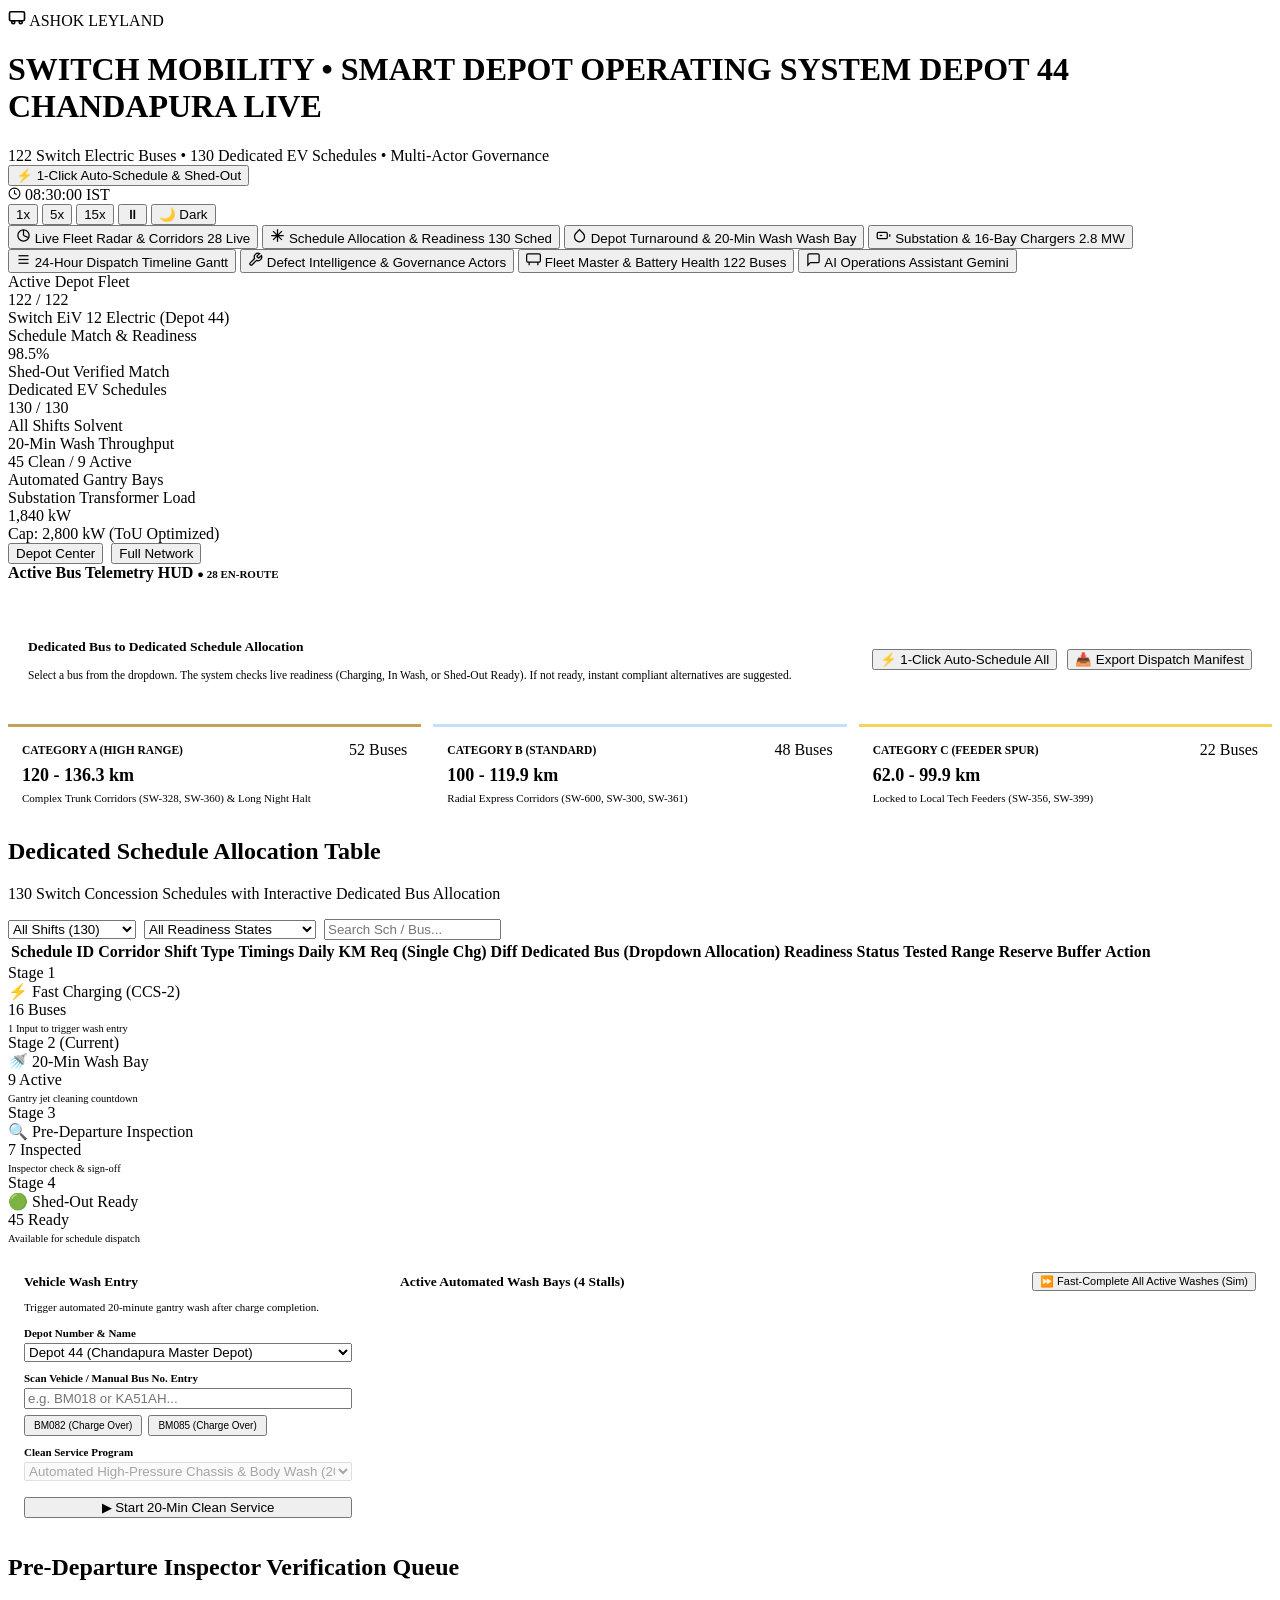
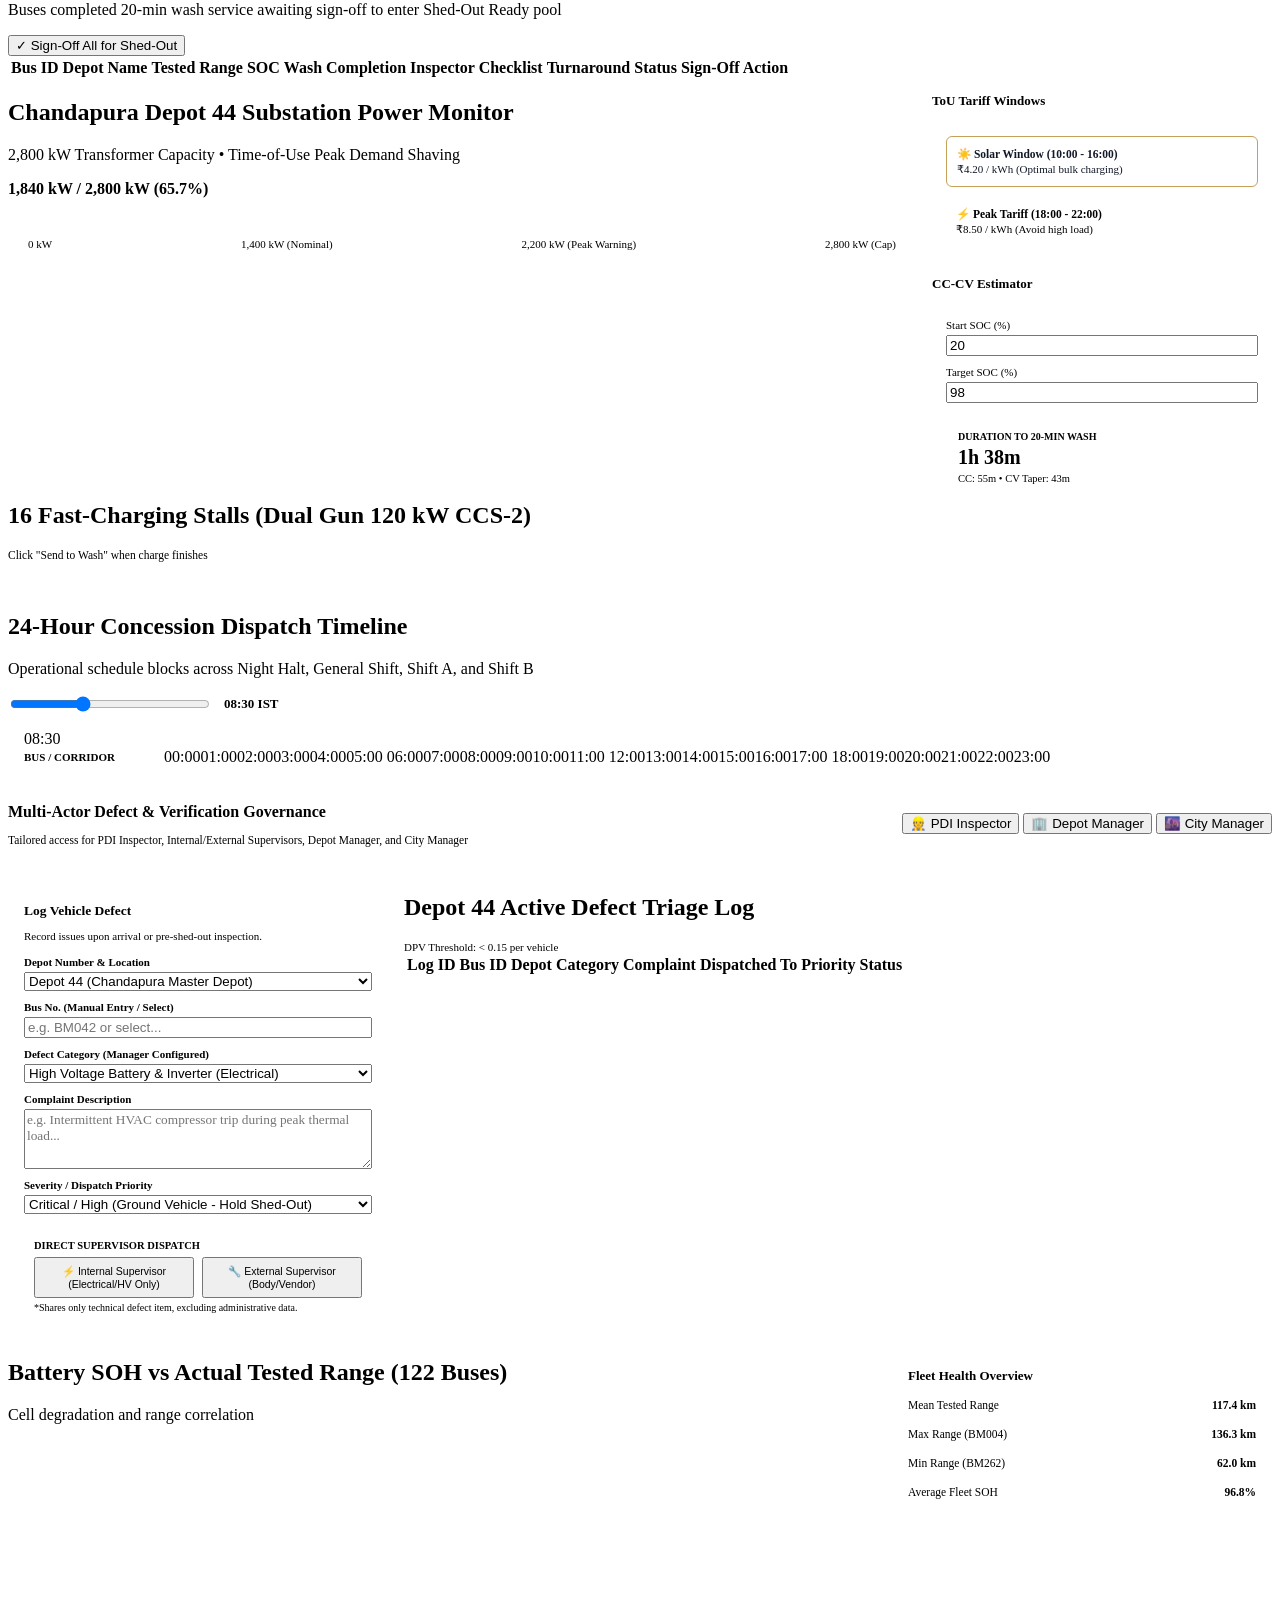
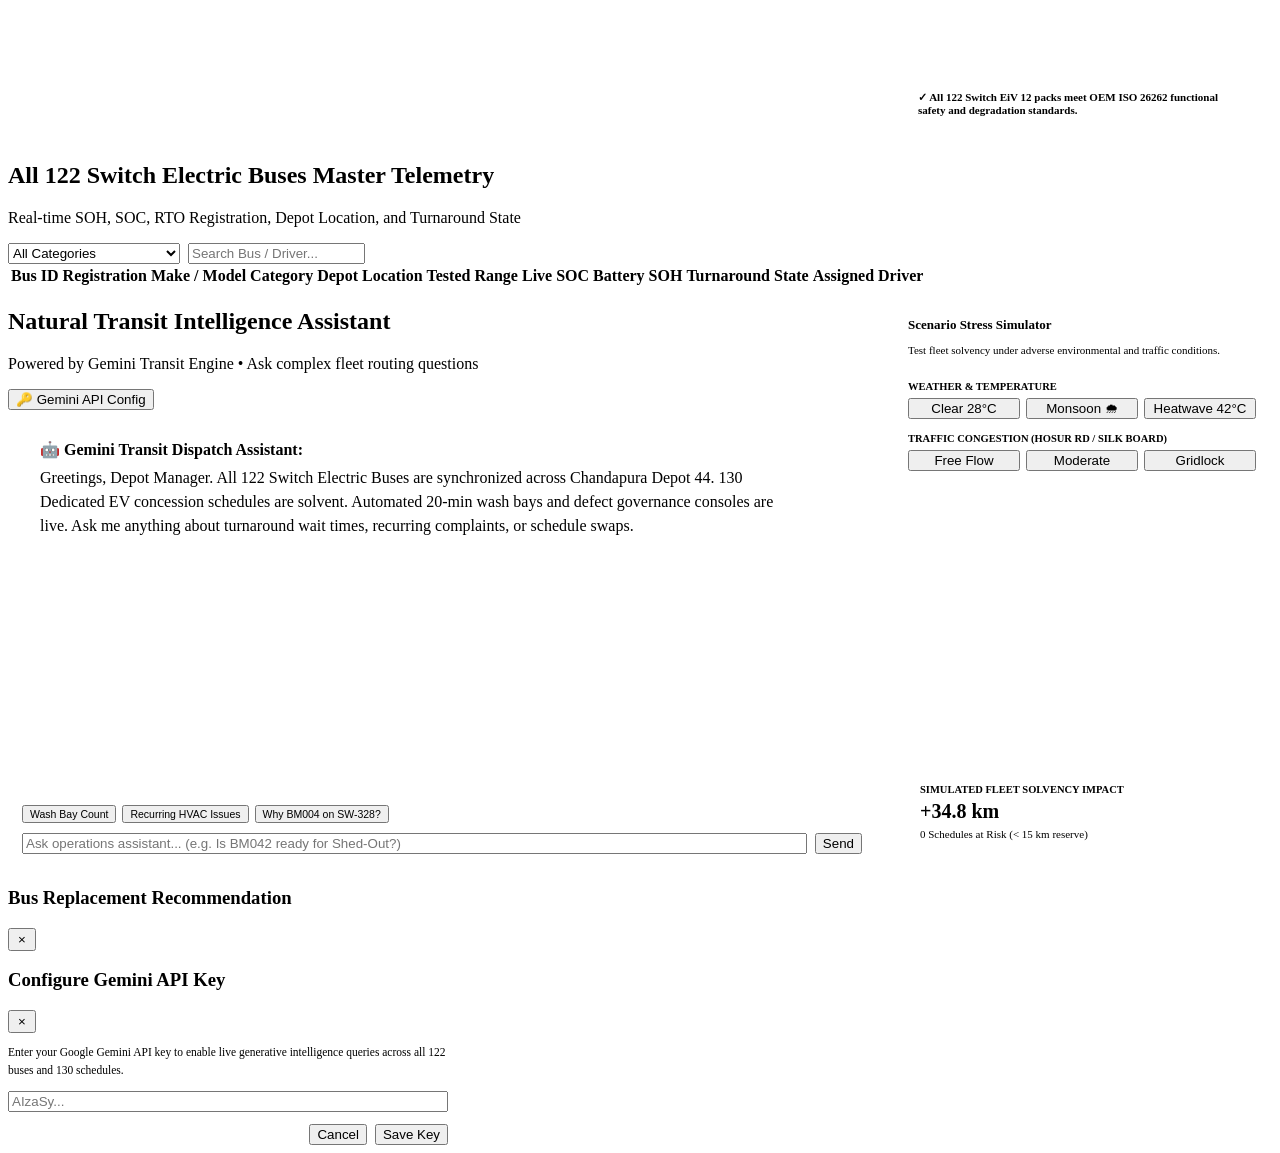
<file: src/index_body.html>
<body>

<!-- Header Navigation -->
<header class="top-navbar">
  <div class="brand-group">
    <div class="brand-logo-badge">
      <svg width="18" height="18" viewBox="0 0 24 24" fill="none" stroke="currentColor" stroke-width="2.2">
        <rect x="2" y="5" width="20" height="12" rx="2"/>
        <circle cx="7" cy="19" r="2"/>
        <circle cx="17" cy="19" r="2"/>
      </svg>
      <span>ASHOK LEYLAND</span>
    </div>
    <div class="brand-text">
      <h1>
        SWITCH MOBILITY • SMART DEPOT OPERATING SYSTEM
        <span class="depot-status-pill">
          <span class="pulse-dot"></span>
          DEPOT 44 CHANDAPURA LIVE
        </span>
      </h1>
      <div class="depot-tag">122 Switch Electric Buses • 130 Dedicated EV Schedules • Multi-Actor Governance</div>
    </div>
  </div>

  <div class="nav-controls">
    <button class="btn-primary" onclick="solveAllSchedulesGlobal()" style="box-shadow:var(--shadow-xs);">
      ⚡ 1-Click Auto-Schedule & Shed-Out
    </button>
    <div class="sim-clock" id="simClockDisplay">
      <svg width="13" height="13" viewBox="0 0 24 24" fill="none" stroke="currentColor" stroke-width="2">
        <circle cx="12" cy="12" r="10"/><polyline points="12 6 12 12 16 14"/>
      </svg>
      <span id="simTimeText">08:30:00 IST</span>
    </div>
    <button class="sim-speed-btn active" onclick="setSimSpeed(1, this)">1x</button>
    <button class="sim-speed-btn" onclick="setSimSpeed(5, this)">5x</button>
    <button class="sim-speed-btn" onclick="setSimSpeed(15, this)">15x</button>
    <button class="sim-speed-btn" id="pauseBtn" onclick="toggleSimPause()">⏸</button>
    <button class="theme-toggle-btn" id="themeToggleBtn" onclick="toggleTheme()">🌙 Dark</button>
  </div>
</header>

<!-- Sub Navigation Tabs -->
<nav class="sub-nav">
  <button class="nav-tab-btn active" onclick="switchTab('tab-radar', this)">
    <svg width="15" height="15" viewBox="0 0 24 24" fill="none" stroke="currentColor" stroke-width="2"><circle cx="12" cy="12" r="9"/><line x1="12" y1="3" x2="12" y2="12"/><line x1="12" y1="12" x2="19" y2="15"/></svg>
    Live Fleet Radar & Corridors
    <span class="nav-tab-badge">28 Live</span>
  </button>
  <button class="nav-tab-btn" onclick="switchTab('tab-solver', this)">
    <svg width="15" height="15" viewBox="0 0 24 24" fill="none" stroke="currentColor" stroke-width="2"><path d="M12 2v20M2 12h20M4.93 4.93l14.14 14.14M4.93 19.07l14.14-14.14"/></svg>
    Schedule Allocation & Readiness
    <span class="nav-tab-badge">130 Sched</span>
  </button>
  <button class="nav-tab-btn" onclick="switchTab('tab-wash', this)">
    <svg width="15" height="15" viewBox="0 0 24 24" fill="none" stroke="currentColor" stroke-width="2"><path d="M12 2.69l5.66 5.66a8 8 0 1 1-11.31 0z"/></svg>
    Depot Turnaround & 20-Min Wash
    <span class="nav-tab-badge">Wash Bay</span>
  </button>
  <button class="nav-tab-btn" onclick="switchTab('tab-chargers', this)">
    <svg width="15" height="15" viewBox="0 0 24 24" fill="none" stroke="currentColor" stroke-width="2"><rect x="2" y="7" width="16" height="10" rx="2"/><line x1="22" y1="10" x2="22" y2="14"/><line x1="6" y1="12" x2="10" y2="12"/></svg>
    Substation & 16-Bay Chargers
    <span class="nav-tab-badge">2.8 MW</span>
  </button>
  <button class="nav-tab-btn" onclick="switchTab('tab-timeline', this)">
    <svg width="15" height="15" viewBox="0 0 24 24" fill="none" stroke="currentColor" stroke-width="2"><line x1="4" y1="6" x2="20" y2="6"/><line x1="4" y1="12" x2="20" y2="12"/><line x1="4" y1="18" x2="20" y2="18"/></svg>
    24-Hour Dispatch Timeline
    <span class="nav-tab-badge">Gantt</span>
  </button>
  <button class="nav-tab-btn" onclick="switchTab('tab-defects', this)">
    <svg width="15" height="15" viewBox="0 0 24 24" fill="none" stroke="currentColor" stroke-width="2"><path d="M14.7 6.3a1 1 0 0 0 0 1.4l1.6 1.6a1 1 0 0 0 1.4 0l3.77-3.77a6 6 0 0 1-7.94 7.94l-6.91 6.91a2.12 2.12 0 0 1-3-3l6.91-6.91a6 6 0 0 1 7.94-7.94l-3.76 3.76z"/></svg>
    Defect Intelligence & Governance
    <span class="nav-tab-badge">Actors</span>
  </button>
  <button class="nav-tab-btn" onclick="switchTab('tab-fleet', this)">
    <svg width="15" height="15" viewBox="0 0 24 24" fill="none" stroke="currentColor" stroke-width="2"><rect x="1" y="3" width="22" height="13" rx="2"/><path d="M5 21v-5"/><path d="M19 21v-5"/></svg>
    Fleet Master & Battery Health
    <span class="nav-tab-badge">122 Buses</span>
  </button>
  <button class="nav-tab-btn" onclick="switchTab('tab-assistant', this)">
    <svg width="15" height="15" viewBox="0 0 24 24" fill="none" stroke="currentColor" stroke-width="2"><path d="M21 15a2 2 0 0 1-2 2H7l-4 4V5a2 2 0 0 1 2-2h14a2 2 0 0 1 2 2z"/></svg>
    AI Operations Assistant
    <span class="nav-tab-badge">Gemini</span>
  </button>
</nav>

<!-- Main App Body -->
<main class="app-content">

  <!-- KPI Metrics Ribbon -->
  <section class="kpi-strip">
    <div class="kpi-card dark">
      <div class="kpi-header">Active Depot Fleet</div>
      <div class="kpi-value" id="kpiFleetActive">122 / 122</div>
      <div class="kpi-subtext">Switch EiV 12 Electric (Depot 44)</div>
    </div>
    <div class="kpi-card gold">
      <div class="kpi-header">Schedule Match & Readiness</div>
      <div class="kpi-value" id="kpiMatchRate">98.5%</div>
      <div class="kpi-subtext">Shed-Out Verified Match</div>
    </div>
    <div class="kpi-card blue">
      <div class="kpi-header">Dedicated EV Schedules</div>
      <div class="kpi-value" id="kpiCoverage">130 / 130</div>
      <div class="kpi-subtext">All Shifts Solvent</div>
    </div>
    <div class="kpi-card amber">
      <div class="kpi-header">20-Min Wash Throughput</div>
      <div class="kpi-value" id="kpiWashCount">45 Clean / 9 Active</div>
      <div class="kpi-subtext">Automated Gantry Bays</div>
    </div>
    <div class="kpi-card dark">
      <div class="kpi-header">Substation Transformer Load</div>
      <div class="kpi-value" id="kpiPower">1,840 kW</div>
      <div class="kpi-subtext">Cap: 2,800 kW (ToU Optimized)</div>
    </div>
  </section>

  <!-- TAB 1: LIVE FLEET RADAR & DISPATCH -->
  <div id="tab-radar" class="tab-pane active">
    <div class="radar-layout">
      
      <div class="map-container-wrap">
        <div class="map-toolbar">
          <div style="display:flex; gap:6px; flex-wrap:wrap;" id="routeChipsContainer">
            <!-- Populated via JS -->
          </div>
          <div style="display:flex; gap:8px;">
            <button class="btn-secondary" onclick="fitDepotBounds()">Depot Center</button>
            <button class="btn-secondary" onclick="fitAllRoutesBounds()">Full Network</button>
          </div>
        </div>
        <div id="leafletMap"></div>
      </div>

      <!-- Live Bus Telemetry HUD -->
      <aside class="radar-sidebar">
        <div class="panel-header-bar" style="border-radius:12px 12px 0 0;">
          <span style="font-weight:800; color:var(--text-bright);">Active Bus Telemetry HUD</span>
          <span style="font-size:11px; font-weight:700; color:var(--brand-primary);">● 28 EN-ROUTE</span>
        </div>
        <div style="padding:14px; overflow-y:auto; flex:1;" id="radarSidebarContent">
          <!-- Populated via JS -->
        </div>
      </aside>

    </div>
  </div>

  <!-- TAB 2: SCHEDULE ALLOCATION & READINESS ENGINE -->
  <div id="tab-solver" class="tab-pane">
    <div class="panel-box" style="padding:16px 20px; background:var(--bg-card-subtle); border-left:4px solid var(--brand-primary); margin-bottom:16px;">
      <div style="display:flex; justify-content:space-between; align-items:center; flex-wrap:wrap; gap:12px;">
        <div>
          <h3 style="font-size:13.5px; font-weight:800; color:var(--text-bright);">Dedicated Bus to Dedicated Schedule Allocation</h3>
          <p style="font-size:11.5px; color:var(--text-secondary); margin-top:2px;">
            Select a bus from the dropdown. The system checks live readiness (Charging, In Wash, or Shed-Out Ready). If not ready, instant compliant alternatives are suggested.
          </p>
        </div>
        <div style="display:flex; gap:10px;">
          <button class="btn-primary" onclick="solveAllSchedulesGlobal()">⚡ 1-Click Auto-Schedule All</button>
          <button class="btn-secondary" onclick="exportDispatchCSV()">📥 Export Dispatch Manifest</button>
        </div>
      </div>
    </div>

    <!-- Category Health Buckets -->
    <div style="display:grid; grid-template-columns: repeat(3, 1fr); gap:12px; margin-bottom:16px;">
      <div class="panel-box" style="margin:0; border-top:3px solid #C5A059; padding:14px;">
        <div style="display:flex; justify-content:space-between; align-items:center;">
          <span style="font-weight:800; font-size:11.5px; color:var(--text-bright);">CATEGORY A (HIGH RANGE)</span>
          <span class="cat-badge cat-a" id="catACount">52 Buses</span>
        </div>
        <div style="font-size:18px; font-weight:800; font-family:var(--font-mono); margin:6px 0; color:var(--text-bright);">120 - 136.3 km</div>
        <div style="font-size:11px; color:var(--text-secondary);">Complex Trunk Corridors (SW-328, SW-360) & Long Night Halt</div>
      </div>
      <div class="panel-box" style="margin:0; border-top:3px solid #C5DFF8; padding:14px;">
        <div style="display:flex; justify-content:space-between; align-items:center;">
          <span style="font-weight:800; font-size:11.5px; color:var(--text-bright);">CATEGORY B (STANDARD)</span>
          <span class="cat-badge cat-b" id="catBCount">48 Buses</span>
        </div>
        <div style="font-size:18px; font-weight:800; font-family:var(--font-mono); margin:6px 0; color:var(--text-bright);">100 - 119.9 km</div>
        <div style="font-size:11px; color:var(--text-secondary);">Radial Express Corridors (SW-600, SW-300, SW-361)</div>
      </div>
      <div class="panel-box" style="margin:0; border-top:3px solid #F3D55B; padding:14px;">
        <div style="display:flex; justify-content:space-between; align-items:center;">
          <span style="font-weight:800; font-size:11.5px; color:var(--text-bright);">CATEGORY C (FEEDER SPUR)</span>
          <span class="cat-badge cat-c" id="catCCount">22 Buses</span>
        </div>
        <div style="font-size:18px; font-weight:800; font-family:var(--font-mono); margin:6px 0; color:var(--text-bright);">62.0 - 99.9 km</div>
        <div style="font-size:11px; color:var(--text-secondary);">Locked to Local Tech Feeders (SW-356, SW-399)</div>
      </div>
    </div>

    <!-- Master Dedicated Schedule Table -->
    <div class="panel-box">
      <div class="panel-header-bar">
        <div class="panel-title-area">
          <h2>Dedicated Schedule Allocation Table</h2>
          <p>130 Switch Concession Schedules with Interactive Dedicated Bus Allocation</p>
        </div>
        <div style="display:flex; gap:8px; align-items:center; flex-wrap:wrap;">
          <select class="custom-select" id="shiftFilter" onchange="renderScheduleTable()">
            <option value="ALL">All Shifts (130)</option>
            <option value="Night Halt">Night Halt (71)</option>
            <option value="General shift">General Shift (39)</option>
            <option value="Shift A">Shift A (1)</option>
            <option value="Shift B">Shift B (19)</option>
          </select>
          <select class="custom-select" id="readinessFilter" onchange="renderScheduleTable()">
            <option value="ALL">All Readiness States</option>
            <option value="READY">Ready for Shed-Out Only</option>
            <option value="WASH">In Wash / Charging</option>
          </select>
          <input type="text" class="custom-input" id="schedSearch" placeholder="Search Sch / Bus..." onkeyup="renderScheduleTable()" />
        </div>
      </div>
      <div class="table-responsive">
        <table class="data-table">
          <thead>
            <tr>
              <th>Schedule ID</th>
              <th>Corridor</th>
              <th>Shift Type</th>
              <th>Timings</th>
              <th>Daily KM</th>
              <th>Req (Single Chg)</th>
              <th>Diff</th>
              <th>Dedicated Bus (Dropdown Allocation)</th>
              <th>Readiness Status</th>
              <th>Tested Range</th>
              <th>Reserve Buffer</th>
              <th>Action</th>
            </tr>
          </thead>
          <tbody id="scheduleTableBody">
            <!-- Populated via JS -->
          </tbody>
        </table>
      </div>
    </div>
  </div>

  <!-- TAB 3: DEPOT TURNAROUND & 20-MIN WASH BAY -->
  <div id="tab-wash" class="tab-pane">
    
    <!-- 4-Stage Visual Lifecycle Ribbon -->
    <div class="wash-pipeline-strip">
      <div class="pipeline-step-card">
        <div class="step-num">Stage 1</div>
        <div class="step-title">⚡ Fast Charging (CCS-2)</div>
        <div class="step-count" id="countCharging">16 Buses</div>
        <div style="font-size:10.5px; color:var(--text-secondary); margin-top:4px;">1 Input to trigger wash entry</div>
      </div>
      <div class="pipeline-step-card active" style="border-color:var(--brand-primary);">
        <div class="step-num">Stage 2 (Current)</div>
        <div class="step-title">🚿 20-Min Wash Bay</div>
        <div class="step-count" id="countWashing">9 Active</div>
        <div style="font-size:10.5px; color:var(--text-secondary); margin-top:4px;">Gantry jet cleaning countdown</div>
      </div>
      <div class="pipeline-step-card">
        <div class="step-num">Stage 3</div>
        <div class="step-title">🔍 Pre-Departure Inspection</div>
        <div class="step-count" id="countPreCheck">7 Inspected</div>
        <div style="font-size:10.5px; color:var(--text-secondary); margin-top:4px;">Inspector check & sign-off</div>
      </div>
      <div class="pipeline-step-card">
        <div class="step-num">Stage 4</div>
        <div class="step-title">🟢 Shed-Out Ready</div>
        <div class="step-count" id="countShedOut">45 Ready</div>
        <div style="font-size:10.5px; color:var(--text-secondary); margin-top:4px;">Available for schedule dispatch</div>
      </div>
    </div>

    <!-- Wash Bay Control Center -->
    <div style="display:grid; grid-template-columns: 360px 1fr; gap:16px;">
      
      <!-- Scan Vehicle / Manual Entry Card -->
      <div class="panel-box" style="padding:16px;">
        <h3 style="font-size:13.5px; font-weight:800; color:var(--text-bright); margin-bottom:4px;">Vehicle Wash Entry</h3>
        <p style="font-size:11px; color:var(--text-secondary); margin-bottom:14px;">Trigger automated 20-minute gantry wash after charge completion.</p>
        
        <div style="display:flex; flex-direction:column; gap:10px;">
          <div>
            <label style="font-size:11px; font-weight:700; color:var(--text-secondary);">Depot Number & Name</label>
            <select id="washEntryDepot" class="custom-select" style="width:100%; margin-top:4px;">
              <option value="Depot 44 (Chandapura)">Depot 44 (Chandapura Master Depot)</option>
              <option value="Depot 28 (Electronic City)">Depot 28 (Electronic City Hub)</option>
              <option value="Depot 18 (Silk Board)">Depot 18 (Silk Board Interchange)</option>
              <option value="Depot 12 (Attibele)">Depot 12 (Attibele Border Facility)</option>
            </select>
          </div>

          <div>
            <label style="font-size:11px; font-weight:700; color:var(--text-secondary);">Scan Vehicle / Manual Bus No. Entry</label>
            <input type="text" id="washEntryBusNo" class="custom-input" style="width:100%; margin-top:4px;" placeholder="e.g. BM018 or KA51AH..." />
            <div style="display:flex; gap:6px; margin-top:6px;">
              <button class="btn-secondary" style="font-size:10px; padding:3px 8px;" onclick="document.getElementById('washEntryBusNo').value='BM082'">BM082 (Charge Over)</button>
              <button class="btn-secondary" style="font-size:10px; padding:3px 8px;" onclick="document.getElementById('washEntryBusNo').value='BM085'">BM085 (Charge Over)</button>
            </div>
          </div>

          <div>
            <label style="font-size:11px; font-weight:700; color:var(--text-secondary);">Clean Service Program</label>
            <select class="custom-select" style="width:100%; margin-top:4px;" disabled>
              <option>Automated High-Pressure Chassis & Body Wash (20 Min SLA)</option>
            </select>
          </div>

          <button class="btn-primary" style="margin-top:6px; justify-content:center;" onclick="startWashServiceManual()">
            ▶ Start 20-Min Clean Service
          </button>
        </div>
      </div>

      <!-- Active Automated 20-Min Wash Bays -->
      <div class="panel-box" style="padding:16px;">
        <div style="display:flex; justify-content:space-between; align-items:center; margin-bottom:12px;">
          <h3 style="font-size:13.5px; font-weight:800; color:var(--text-bright);">Active Automated Wash Bays (4 Stalls)</h3>
          <button class="btn-secondary" style="font-size:11px;" onclick="fastCompleteAllWashes()">⏩ Fast-Complete All Active Washes (Sim)</button>
        </div>

        <div style="display:grid; grid-template-columns: repeat(auto-fit, minmax(220px, 1fr)); gap:12px;" id="washBaysContainer">
          <!-- Populated via JS -->
        </div>
      </div>

    </div>

    <!-- Completed Washes: Pre-Departure Check Sign-Off -->
    <div class="panel-box" style="margin-top:16px;">
      <div class="panel-header-bar">
        <div>
          <h2>Pre-Departure Inspector Verification Queue</h2>
          <p>Buses completed 20-min wash service awaiting sign-off to enter Shed-Out Ready pool</p>
        </div>
        <button class="btn-secondary" onclick="signOffAllPreCheck()">✓ Sign-Off All for Shed-Out</button>
      </div>
      <div class="table-responsive">
        <table class="data-table">
          <thead>
            <tr>
              <th>Bus ID</th>
              <th>Depot Name</th>
              <th>Tested Range</th>
              <th>SOC</th>
              <th>Wash Completion</th>
              <th>Inspector Checklist</th>
              <th>Turnaround Status</th>
              <th>Sign-Off Action</th>
            </tr>
          </thead>
          <tbody id="preCheckTableBody">
            <!-- Populated via JS -->
          </tbody>
        </table>
      </div>
    </div>

  </div>

  <!-- TAB 4: SUBSTATION & 16-BAY CHARGERS -->
  <div id="tab-chargers" class="tab-pane">
    <div style="display:grid; grid-template-columns: 1fr 340px; gap:16px;">
      <div>
        <!-- Substation Power Monitor -->
        <div class="panel-box" style="margin-bottom:16px;">
          <div class="panel-header-bar">
            <div>
              <h2>Chandapura Depot 44 Substation Power Monitor</h2>
              <p>2,800 kW Transformer Capacity • Time-of-Use Peak Demand Shaving</p>
            </div>
            <div style="font-family:var(--font-mono); font-weight:800; font-size:16px; color:var(--brand-primary);" id="substationPowerDisplay">
              1,840 kW / 2,800 kW (65.7%)
            </div>
          </div>
          <div style="padding:16px 20px;">
            <div style="height:12px; background:var(--bg-card-alt); border:1px solid var(--border-card); border-radius:6px; overflow:hidden; margin-bottom:12px;">
              <div id="substationBarFill" style="height:100%; width:65.7%; background:var(--brand-primary); transition: width 0.4s;"></div>
            </div>
            <div style="display:flex; justify-content:space-between; font-size:11px; color:var(--text-secondary); font-family:var(--font-mono);">
              <span>0 kW</span><span>1,400 kW (Nominal)</span><span>2,200 kW (Peak Warning)</span><span>2,800 kW (Cap)</span>
            </div>
            <div style="height:200px; margin-top:16px;">
              <canvas id="substationChart"></canvas>
            </div>
          </div>
        </div>

        <!-- 16 Dual-Gun Charger Bays Grid -->
        <div class="panel-box">
          <div class="panel-header-bar">
            <h2>16 Fast-Charging Stalls (Dual Gun 120 kW CCS-2)</h2>
            <div style="font-size:11.5px; color:var(--text-secondary);">Click "Send to Wash" when charge finishes</div>
          </div>
          <div style="padding:16px;">
            <div style="display:grid; grid-template-columns: repeat(auto-fill, minmax(220px, 1fr)); gap:12px;" id="chargerBaysGrid">
              <!-- Populated via JS -->
            </div>
          </div>
        </div>
      </div>

      <!-- Sidebar -->
      <aside>
        <div class="panel-box" style="margin-bottom:16px;">
          <div class="panel-header-bar">
            <h3 style="font-size:13px; font-weight:800; color:var(--text-bright);">ToU Tariff Windows</h3>
          </div>
          <div style="padding:14px; display:flex; flex-direction:column; gap:10px; font-size:11.5px;">
            <div style="background:var(--status-amber); border:1px solid #C5A059; padding:10px; border-radius:6px; color:#111827;">
              <div style="font-weight:800;">☀️ Solar Window (10:00 - 16:00)</div>
              <div style="font-size:11px; margin-top:2px;">₹4.20 / kWh (Optimal bulk charging)</div>
            </div>
            <div style="background:var(--bg-card-subtle); border:1px solid var(--border-card); padding:10px; border-radius:6px;">
              <div style="font-weight:800; color:var(--text-bright);">⚡ Peak Tariff (18:00 - 22:00)</div>
              <div style="font-size:11px; color:var(--text-secondary); margin-top:2px;">₹8.50 / kWh (Avoid high load)</div>
            </div>
          </div>
        </div>

        <div class="panel-box">
          <div class="panel-header-bar">
            <h3 style="font-size:13px; font-weight:800; color:var(--text-bright);">CC-CV Estimator</h3>
          </div>
          <div style="padding:14px; display:flex; flex-direction:column; gap:10px;">
            <div>
              <label style="font-size:11px; color:var(--text-secondary);">Start SOC (%)</label>
              <input type="number" id="calcStartSoc" class="custom-input" style="width:100%; margin-top:4px;" value="20" min="5" max="95" oninput="calculateChargeTime()" />
            </div>
            <div>
              <label style="font-size:11px; color:var(--text-secondary);">Target SOC (%)</label>
              <input type="number" id="calcTargetSoc" class="custom-input" style="width:100%; margin-top:4px;" value="98" min="25" max="100" oninput="calculateChargeTime()" />
            </div>
            <div style="background:var(--bg-card-subtle); border:1px solid var(--border-card); border-radius:8px; padding:12px; margin-top:6px;">
              <div style="font-size:10px; color:var(--text-secondary); text-transform:uppercase; font-weight:700;">Duration to 20-Min Wash</div>
              <div style="font-size:20px; font-weight:800; font-family:var(--font-mono); color:var(--brand-primary); margin:4px 0;" id="calcResultTime">1h 38m</div>
              <div style="font-size:10.5px; color:var(--text-secondary);" id="calcResultBreakdown">CC: 55m • CV Taper: 43m</div>
            </div>
          </div>
        </div>
      </aside>
    </div>
  </div>

  <!-- TAB 5: 24-HOUR DISPATCH TIMELINE (GANTT) -->
  <div id="tab-timeline" class="tab-pane">
    <div class="panel-box">
      <div class="panel-header-bar">
        <div>
          <h2>24-Hour Concession Dispatch Timeline</h2>
          <p>Operational schedule blocks across Night Halt, General Shift, Shift A, and Shift B</p>
        </div>
        <div style="display:flex; align-items:center; gap:12px;">
          <input type="range" id="timelineScrubber" min="0" max="24" step="0.25" value="8.5" style="width:200px;" oninput="onScrubberChange(this.value)" />
          <span style="font-family:var(--font-mono); font-weight:700; font-size:13px; color:var(--brand-primary);" id="scrubberTimeLabel">08:30 IST</span>
        </div>
      </div>
      <div style="padding:16px;">
        <div class="gantt-wrap">
          <div class="time-scrubber-line" id="timelineScrubberLine" style="left: 650px;">
            <div class="time-scrubber-head" id="timelineScrubberHead">08:30</div>
          </div>
          <div style="display:grid; grid-template-columns: 140px 1fr; align-items:center; margin-bottom:8px;">
            <div style="font-weight:700; font-size:11px; color:var(--text-secondary);">BUS / CORRIDOR</div>
            <div class="gantt-header-hours">
              <span>00:00</span><span>01:00</span><span>02:00</span><span>03:00</span><span>04:00</span><span>05:00</span>
              <span>06:00</span><span>07:00</span><span>08:00</span><span>09:00</span><span>10:00</span><span>11:00</span>
              <span>12:00</span><span>13:00</span><span>14:00</span><span>15:00</span><span>16:00</span><span>17:00</span>
              <span>18:00</span><span>19:00</span><span>20:00</span><span>21:00</span><span>22:00</span><span>23:00</span>
            </div>
          </div>
          <div id="ganttRowsContainer">
            <!-- Populated via JS -->
          </div>
        </div>
      </div>
    </div>
  </div>

  <!-- TAB 6: MULTI-ACTOR DEFECT & GOVERNANCE CONSOLE -->
  <div id="tab-defects" class="tab-pane">
    
    <!-- Actor View Switcher Header -->
    <div style="display:flex; justify-content:space-between; align-items:center; margin-bottom:16px; flex-wrap:wrap; gap:10px;">
      <div>
        <h2 style="font-size:16px; font-weight:800; color:var(--text-bright);">Multi-Actor Defect & Verification Governance</h2>
        <p style="font-size:11.5px; color:var(--text-secondary);">Tailored access for PDI Inspector, Internal/External Supervisors, Depot Manager, and City Manager</p>
      </div>
      <div class="actor-pill-group">
        <button class="actor-pill-btn active" id="btnActorInspector" onclick="setActorView('inspector')">👷 PDI Inspector</button>
        <button class="actor-pill-btn" id="btnActorDepotMgr" onclick="setActorView('depot_mgr')">🏢 Depot Manager</button>
        <button class="actor-pill-btn" id="btnActorCityMgr" onclick="setActorView('city_mgr')">🌆 City Manager</button>
      </div>
    </div>

    <!-- VIEW A: PDI INSPECTOR CONSOLE -->
    <div id="actorViewInspector">
      <div style="display:grid; grid-template-columns: 380px 1fr; gap:16px;">
        
        <!-- Defect Logging Card -->
        <div class="panel-box" style="padding:16px;">
          <h3 style="font-size:13.5px; font-weight:800; color:var(--text-bright); margin-bottom:4px;">Log Vehicle Defect</h3>
          <p style="font-size:11px; color:var(--text-secondary); margin-bottom:14px;">Record issues upon arrival or pre-shed-out inspection.</p>

          <div style="display:flex; flex-direction:column; gap:10px;">
            <div>
              <label style="font-size:11px; font-weight:700; color:var(--text-secondary);">Depot Number & Location</label>
              <select id="defectDepotSelect" class="custom-select" style="width:100%; margin-top:4px;">
                <option value="Depot 44 (Chandapura)">Depot 44 (Chandapura Master Depot)</option>
                <option value="Depot 28 (Electronic City)">Depot 28 (Electronic City Hub)</option>
                <option value="Depot 18 (Silk Board)">Depot 18 (Silk Board Interchange)</option>
                <option value="Depot 12 (Attibele)">Depot 12 (Attibele Border Facility)</option>
              </select>
            </div>

            <div>
              <label style="font-size:11px; font-weight:700; color:var(--text-secondary);">Bus No. (Manual Entry / Select)</label>
              <input type="text" id="defectBusInput" class="custom-input" style="width:100%; margin-top:4px;" placeholder="e.g. BM042 or select..." list="busDatalist" />
              <datalist id="busDatalist">
                <option value="BM001"><option value="BM042"><option value="BM085"><option value="BM110">
              </datalist>
            </div>

            <div>
              <label style="font-size:11px; font-weight:700; color:var(--text-secondary);">Defect Category (Manager Configured)</label>
              <select id="defectCategorySelect" class="custom-select" style="width:100%; margin-top:4px;">
                <option value="HV Battery & Electrical">High Voltage Battery & Inverter (Electrical)</option>
                <option value="HVAC & Thermal">HVAC Auxiliary Compressor & Climate</option>
                <option value="Suspension & Brakes">Pneumatic Suspension & Brakes (Mechanical)</option>
                <option value="Doors & Interior">Passenger Doors & PDI Interior</option>
                <option value="Body & Glass">Body Paint, Glass & Mirrors (Exterior)</option>
                <option value="Telematics & ITS">ITS Headway Tracker & Telematics</option>
              </select>
            </div>

            <div>
              <label style="font-size:11px; font-weight:700; color:var(--text-secondary);">Complaint Description</label>
              <textarea id="defectDescInput" class="custom-input" style="width:100%; height:60px; margin-top:4px; font-family:var(--font-sans);" placeholder="e.g. Intermittent HVAC compressor trip during peak thermal load..."></textarea>
            </div>

            <div>
              <label style="font-size:11px; font-weight:700; color:var(--text-secondary);">Severity / Dispatch Priority</label>
              <select id="defectSeveritySelect" class="custom-select" style="width:100%; margin-top:4px;">
                <option value="High (Ground Vehicle)">Critical / High (Ground Vehicle - Hold Shed-Out)</option>
                <option value="Medium (Service Bay)">Medium (Service Bay Scheduled)</option>
                <option value="Low (Minor)">Low (Minor Defect - Log Only)</option>
              </select>
            </div>

            <!-- Targeted Supervisor Dispatch (Transcript: msg -> int supervisor / ext supervisor) -->
            <div style="background:var(--bg-card-alt); border:1px solid var(--border-card); border-radius:8px; padding:10px; margin-top:6px;">
              <div style="font-size:10.5px; font-weight:700; color:var(--text-secondary); text-transform:uppercase;">Direct Supervisor Dispatch</div>
              <div style="display:flex; gap:8px; margin-top:6px;">
                <button class="btn-primary" style="flex:1; font-size:10.5px; padding:6px;" onclick="logAndDispatchDefect('internal')">
                  ⚡ Internal Supervisor (Electrical/HV Only)
                </button>
                <button class="btn-secondary" style="flex:1; font-size:10.5px; padding:6px;" onclick="logAndDispatchDefect('external')">
                  🔧 External Supervisor (Body/Vendor)
                </button>
              </div>
              <div style="font-size:10px; color:var(--text-muted); margin-top:4px;">*Shares only technical defect item, excluding administrative data.</div>
            </div>
          </div>
        </div>

        <!-- Active Defect Log & Triage Stream -->
        <div class="panel-box">
          <div class="panel-header-bar">
            <h2>Depot 44 Active Defect Triage Log</h2>
            <div style="font-size:11px; color:var(--text-secondary);">DPV Threshold: < 0.15 per vehicle</div>
          </div>
          <div class="table-responsive">
            <table class="data-table">
              <thead>
                <tr>
                  <th>Log ID</th>
                  <th>Bus ID</th>
                  <th>Depot</th>
                  <th>Category</th>
                  <th>Complaint</th>
                  <th>Dispatched To</th>
                  <th>Priority</th>
                  <th>Status</th>
                </tr>
              </thead>
              <tbody id="defectLogTableBody">
                <!-- Populated via JS -->
              </tbody>
            </table>
          </div>
        </div>

      </div>
    </div>

    <!-- VIEW B: DEPOT MANAGER LEVEL -->
    <div id="actorViewDepotMgr" style="display:none;">
      <div style="display:grid; grid-template-columns: 1fr 360px; gap:16px;">
        
        <!-- Recurring Defect Watchdog -->
        <div class="panel-box">
          <div class="panel-header-bar">
            <h2>Recurring Defect Watchdog (Depot 44 Chandapura)</h2>
            <span style="font-size:11px; font-weight:700; color:var(--brand-primary);">Alert Threshold: ≥ 2 Repeat Complaints</span>
          </div>
          <div style="padding:16px;">
            <div style="display:grid; grid-template-columns: repeat(auto-fit, minmax(240px, 1fr)); gap:12px;" id="recurringDefectsContainer">
              <!-- Populated via JS -->
            </div>
          </div>
        </div>

        <!-- Manager Features: Add Category & Policy -->
        <div class="panel-box" style="padding:16px;">
          <h3 style="font-size:13.5px; font-weight:800; color:var(--text-bright); margin-bottom:4px;">Depot Manager Governance</h3>
          <p style="font-size:11px; color:var(--text-secondary); margin-bottom:12px;">Add custom defect categories & adjust SLA rules.</p>
          
          <div>
            <label style="font-size:11px; font-weight:700; color:var(--text-secondary);">Add New Defect Category</label>
            <div style="display:flex; gap:6px; margin-top:4px;">
              <input type="text" id="newCategoryInput" class="custom-input" style="flex:1;" placeholder="e.g. Regenerative Brake Heat..." />
              <button class="btn-primary" onclick="addCustomCategory()">Add</button>
            </div>
          </div>

          <div style="margin-top:16px; background:var(--bg-card-subtle); border:1px solid var(--border-card); border-radius:8px; padding:12px;">
            <div style="font-size:11px; font-weight:700; color:var(--text-bright);">Depot 44 Sign-Off Authority</div>
            <div style="font-size:11px; color:var(--text-secondary); margin-top:4px;">
              All vehicles on Defect Hold require Depot Manager clearance before entering 20-min wash bay.
            </div>
            <button class="btn-secondary" style="margin-top:10px; width:100%; justify-content:center;" onclick="clearAllDefectHolds()">
              ✓ Clear Qualified Holds for Wash
            </button>
          </div>
        </div>

      </div>
    </div>

    <!-- VIEW C: CITY MANAGER LEVEL -->
    <div id="actorViewCityMgr" style="display:none;">
      <div class="panel-box">
        <div class="panel-header-bar">
          <h2>City-Wide Multi-Depot Verification Console (Bengaluru Concession)</h2>
          <div style="font-size:11px; color:var(--text-secondary);">Whole City Fleet Governance & Defect Comparison</div>
        </div>
        <div class="table-responsive">
          <table class="data-table">
            <thead>
              <tr>
                <th>Depot ID & Name</th>
                <th>Fleet Size</th>
                <th>Shed-Out Solvency</th>
                <th>20-Min Wash Throughput</th>
                <th>Defects Per Veh (DPV)</th>
                <th>Recurring Defect Rate</th>
                <th>Substation Load</th>
                <th>City SLA Status</th>
              </tr>
            </thead>
            <tbody>
              <tr>
                <td style="font-weight:800; color:var(--text-bright);">Depot 44 (Chandapura Master)</td>
                <td style="font-family:var(--font-mono);">122 Switch EiV 12</td>
                <td style="font-weight:700; color:var(--brand-primary);">98.5% Solvency</td>
                <td>45 Washed / 4 Active</td>
                <td style="font-family:var(--font-mono); font-weight:700;">0.08 DPV</td>
                <td>3 Vehicles</td>
                <td style="font-family:var(--font-mono);">1,840 kW / 2,800 kW</td>
                <td><span style="font-weight:800; color:var(--brand-primary);">✓ Certified</span></td>
              </tr>
              <tr>
                <td style="font-weight:800; color:var(--text-bright);">Depot 28 (Electronic City)</td>
                <td style="font-family:var(--font-mono);">85 Switch EiV 12</td>
                <td style="font-weight:700; color:var(--brand-primary);">99.1% Solvency</td>
                <td>32 Washed / 2 Active</td>
                <td style="font-family:var(--font-mono); font-weight:700;">0.06 DPV</td>
                <td>1 Vehicle</td>
                <td style="font-family:var(--font-mono);">1,280 kW / 2,000 kW</td>
                <td><span style="font-weight:800; color:var(--brand-primary);">✓ Certified</span></td>
              </tr>
              <tr>
                <td style="font-weight:800; color:var(--text-bright);">Depot 18 (Silk Board Hub)</td>
                <td style="font-family:var(--font-mono);">64 Switch EiV 12</td>
                <td style="font-weight:700; color:var(--text-bright);">97.4% Solvency</td>
                <td>24 Washed / 3 Active</td>
                <td style="font-family:var(--font-mono); font-weight:700;">0.12 DPV</td>
                <td>4 Vehicles</td>
                <td style="font-family:var(--font-mono);">950 kW / 1,500 kW</td>
                <td><span style="font-weight:800; color:var(--text-bright);">✓ Certified</span></td>
              </tr>
              <tr>
                <td style="font-weight:800; color:var(--text-bright);">Depot 12 (Attibele Border)</td>
                <td style="font-family:var(--font-mono);">45 Switch EiV 12</td>
                <td style="font-weight:700; color:var(--brand-primary);">98.8% Solvency</td>
                <td>18 Washed / 1 Active</td>
                <td style="font-family:var(--font-mono); font-weight:700;">0.05 DPV</td>
                <td>0 Vehicles</td>
                <td style="font-family:var(--font-mono);">680 kW / 1,000 kW</td>
                <td><span style="font-weight:800; color:var(--brand-primary);">✓ Certified</span></td>
              </tr>
            </tbody>
          </table>
        </div>
      </div>
    </div>

  </div>

  <!-- TAB 7: FLEET MASTER & BATTERY HEALTH -->
  <div id="tab-fleet" class="tab-pane">
    <div style="display:grid; grid-template-columns: 1fr 380px; gap:16px; margin-bottom:18px;">
      
      <!-- SOH vs Tested Range Scatter -->
      <div class="panel-box" style="margin:0;">
        <div class="panel-header-bar">
          <h2>Battery SOH vs Actual Tested Range (122 Buses)</h2>
          <p>Cell degradation and range correlation</p>
        </div>
        <div style="padding:16px; height:270px;">
          <canvas id="batteryScatterChart"></canvas>
        </div>
      </div>

      <!-- Quick Health Stats -->
      <div class="panel-box" style="margin:0; padding:16px; display:flex; flex-direction:column; justify-content:space-between;">
        <div>
          <h3 style="font-size:13px; font-weight:800; color:var(--text-bright); margin-bottom:10px;">Fleet Health Overview</h3>
          <div style="display:flex; flex-direction:column; gap:7px; font-size:11.5px;">
            <div style="display:flex; justify-content:space-between; padding:5px 0; border-bottom:1px solid var(--border-card);">
              <span style="color:var(--text-secondary);">Mean Tested Range</span>
              <span style="font-family:var(--font-mono); font-weight:700; color:var(--text-bright);">117.4 km</span>
            </div>
            <div style="display:flex; justify-content:space-between; padding:5px 0; border-bottom:1px solid var(--border-card);">
              <span style="color:var(--text-secondary);">Max Range (BM004)</span>
              <span style="font-family:var(--font-mono); font-weight:700; color:var(--brand-primary);">136.3 km</span>
            </div>
            <div style="display:flex; justify-content:space-between; padding:5px 0; border-bottom:1px solid var(--border-card);">
              <span style="color:var(--text-secondary);">Min Range (BM262)</span>
              <span style="font-family:var(--font-mono); font-weight:700; color:var(--text-bright);">62.0 km</span>
            </div>
            <div style="display:flex; justify-content:space-between; padding:5px 0; border-bottom:1px solid var(--border-card);">
              <span style="color:var(--text-secondary);">Average Fleet SOH</span>
              <span style="font-family:var(--font-mono); font-weight:700; color:var(--brand-primary);">96.8%</span>
            </div>
          </div>
        </div>
        <div style="background:var(--bg-card-subtle); border:1px solid var(--border-card); border-radius:8px; padding:10px; font-size:11px; color:var(--text-bright); font-weight:600;">
          ✓ All 122 Switch EiV 12 packs meet OEM ISO 26262 functional safety and degradation standards.
        </div>
      </div>

    </div>

    <!-- Master 122 Buses Data Grid -->
    <div class="panel-box">
      <div class="panel-header-bar">
        <div class="panel-title-area">
          <h2>All 122 Switch Electric Buses Master Telemetry</h2>
          <p>Real-time SOH, SOC, RTO Registration, Depot Location, and Turnaround State</p>
        </div>
        <div style="display:flex; gap:8px;">
          <select class="custom-select" id="fleetCatFilter" onchange="renderFleetTable()">
            <option value="ALL">All Categories</option>
            <option value="A">Category A (>120 km)</option>
            <option value="B">Category B (100-120 km)</option>
            <option value="C">Category C (<100 km)</option>
          </select>
          <input type="text" class="custom-input" id="fleetSearch" placeholder="Search Bus / Driver..." onkeyup="renderFleetTable()" />
        </div>
      </div>
      <div class="table-responsive">
        <table class="data-table">
          <thead>
            <tr>
              <th>Bus ID</th>
              <th>Registration</th>
              <th>Make / Model</th>
              <th>Category</th>
              <th>Depot Location</th>
              <th>Tested Range</th>
              <th>Live SOC</th>
              <th>Battery SOH</th>
              <th>Turnaround State</th>
              <th>Assigned Driver</th>
            </tr>
          </thead>
          <tbody id="fleetTableBody">
            <!-- Populated via JS -->
          </tbody>
        </table>
      </div>
    </div>
  </div>

  <!-- TAB 8: AI OPERATIONS ASSISTANT & SIMULATOR -->
  <div id="tab-assistant" class="tab-pane">
    <div style="display:grid; grid-template-columns: 1fr 380px; gap:16px;">
      
      <!-- Chat Interface -->
      <div class="panel-box" style="margin:0; height:580px; display:flex; flex-direction:column;">
        <div class="panel-header-bar">
          <div>
            <h2>Natural Transit Intelligence Assistant</h2>
            <p>Powered by Gemini Transit Engine • Ask complex fleet routing questions</p>
          </div>
          <button class="btn-secondary" onclick="openGeminiApiKeyModal()">🔑 Gemini API Config</button>
        </div>
        
        <div style="flex:1; padding:16px; overflow-y:auto; display:flex; flex-direction:column; gap:12px;" id="assistantChatLog">
          <div style="background:var(--bg-card-subtle); padding:12px 16px; border-radius:8px; border:1px solid var(--border-card); max-width:88%; line-height:1.5;">
            <div style="font-weight:700; color:var(--brand-primary); margin-bottom:4px;">🤖 Gemini Transit Dispatch Assistant:</div>
            Greetings, Depot Manager. All 122 Switch Electric Buses are synchronized across Chandapura Depot 44. 130 Dedicated EV concession schedules are solvent. Automated 20-min wash bays and defect governance consoles are live. Ask me anything about turnaround wait times, recurring complaints, or schedule swaps.
          </div>
        </div>

        <div style="padding:14px; border-top:1px solid var(--border-card); background:var(--bg-surface);">
          <div style="display:flex; gap:6px; margin-bottom:10px; flex-wrap:wrap;">
            <button class="btn-secondary" style="font-size:10.5px;" onclick="quickPrompt('How many buses are currently in 20-Min Wash Bay?')">Wash Bay Count</button>
            <button class="btn-secondary" style="font-size:10.5px;" onclick="quickPrompt('Which buses have recurring HVAC complaints in Depot 44?')">Recurring HVAC Issues</button>
            <button class="btn-secondary" style="font-size:10.5px;" onclick="quickPrompt('Why is BM004 assigned to SW-328 instead of SW-356?')">Why BM004 on SW-328?</button>
          </div>
          <div style="display:flex; gap:8px;">
            <input type="text" id="assistantInput" class="custom-input" style="flex:1;" placeholder="Ask operations assistant... (e.g. Is BM042 ready for Shed-Out?)" onkeydown="if(event.key==='Enter') sendAssistantMessage()" />
            <button class="btn-primary" onclick="sendAssistantMessage()">Send</button>
          </div>
        </div>
      </div>

      <!-- Operational Stress Simulator -->
      <aside class="panel-box" style="margin:0; padding:16px; display:flex; flex-direction:column; gap:14px;">
        <div>
          <h3 style="font-size:13px; font-weight:800; color:var(--text-bright); margin-bottom:4px;">Scenario Stress Simulator</h3>
          <p style="font-size:11px; color:var(--text-secondary);">Test fleet solvency under adverse environmental and traffic conditions.</p>
        </div>

        <div>
          <label style="font-size:10.5px; font-weight:700; color:var(--text-secondary); text-transform:uppercase;">Weather & Temperature</label>
          <div style="display:grid; grid-template-columns: repeat(3, 1fr); gap:6px; margin-top:6px;">
            <button class="sim-speed-btn active" id="btnEnvNormal" onclick="setWeather('normal')">Clear 28°C</button>
            <button class="sim-speed-btn" id="btnEnvRain" onclick="setWeather('rain')">Monsoon 🌧</button>
            <button class="sim-speed-btn" id="btnEnvSummer" onclick="setWeather('summer')">Heatwave 42°C</button>
          </div>
        </div>

        <div>
          <label style="font-size:10.5px; font-weight:700; color:var(--text-secondary); text-transform:uppercase;">Traffic Congestion (Hosur Rd / Silk Board)</label>
          <div style="display:grid; grid-template-columns: repeat(3, 1fr); gap:6px; margin-top:6px;">
            <button class="sim-speed-btn active" id="btnTrafNormal" onclick="setTraffic('normal')">Free Flow</button>
            <button class="sim-speed-btn" id="btnTrafMedium" onclick="setTraffic('medium')">Moderate</button>
            <button class="sim-speed-btn" id="btnTrafSevere" onclick="setTraffic('severe')">Gridlock</button>
          </div>
        </div>

        <div style="background:var(--bg-card-subtle); border:1px solid var(--border-card); border-radius:8px; padding:12px; margin-top:auto;">
          <div style="font-size:10.5px; color:var(--text-secondary); text-transform:uppercase; font-weight:700;">Simulated Fleet Solvency Impact</div>
          <div style="font-size:20px; font-weight:800; font-family:var(--font-mono); color:var(--text-bright); margin:5px 0;" id="simBufferVal">+34.8 km</div>
          <div style="font-size:11px; color:var(--text-secondary);" id="simRiskVal">0 Schedules at Risk (< 15 km reserve)</div>
        </div>
      </aside>

    </div>
  </div>

</main>

<!-- Suggestion Recommendation Modal -->
<div class="modal-overlay" id="suggestModal">
  <div class="modal-dialog">
    <div class="modal-header">
      <h3 id="suggestModalTitle">Bus Replacement Recommendation</h3>
      <button class="btn-secondary" style="padding:2px 8px;" onclick="closeSuggestModal()">&times;</button>
    </div>
    <div class="modal-body" id="suggestModalBody">
      <!-- Populated via JS -->
    </div>
  </div>
</div>

<!-- Gemini Modal -->
<div class="modal-overlay" id="geminiModal">
  <div class="modal-dialog" style="max-width:440px;">
    <div class="modal-header">
      <h3>Configure Gemini API Key</h3>
      <button class="btn-secondary" style="padding:2px 8px;" onclick="closeGeminiModal()">&times;</button>
    </div>
    <div class="modal-body">
      <p style="font-size:11.5px; color:var(--text-secondary); margin-bottom:12px; line-height:1.5;">
        Enter your Google Gemini API key to enable live generative intelligence queries across all 122 buses and 130 schedules.
      </p>
      <input type="password" id="geminiApiKeyInput" class="custom-input" style="width:100%; margin-bottom:12px;" placeholder="AIzaSy..." />
      <div style="display:flex; justify-content:flex-end; gap:8px;">
        <button class="btn-secondary" onclick="closeGeminiModal()">Cancel</button>
        <button class="btn-primary" onclick="saveGeminiApiKey()">Save Key</button>
      </div>
    </div>
  </div>
</div>
</file>
